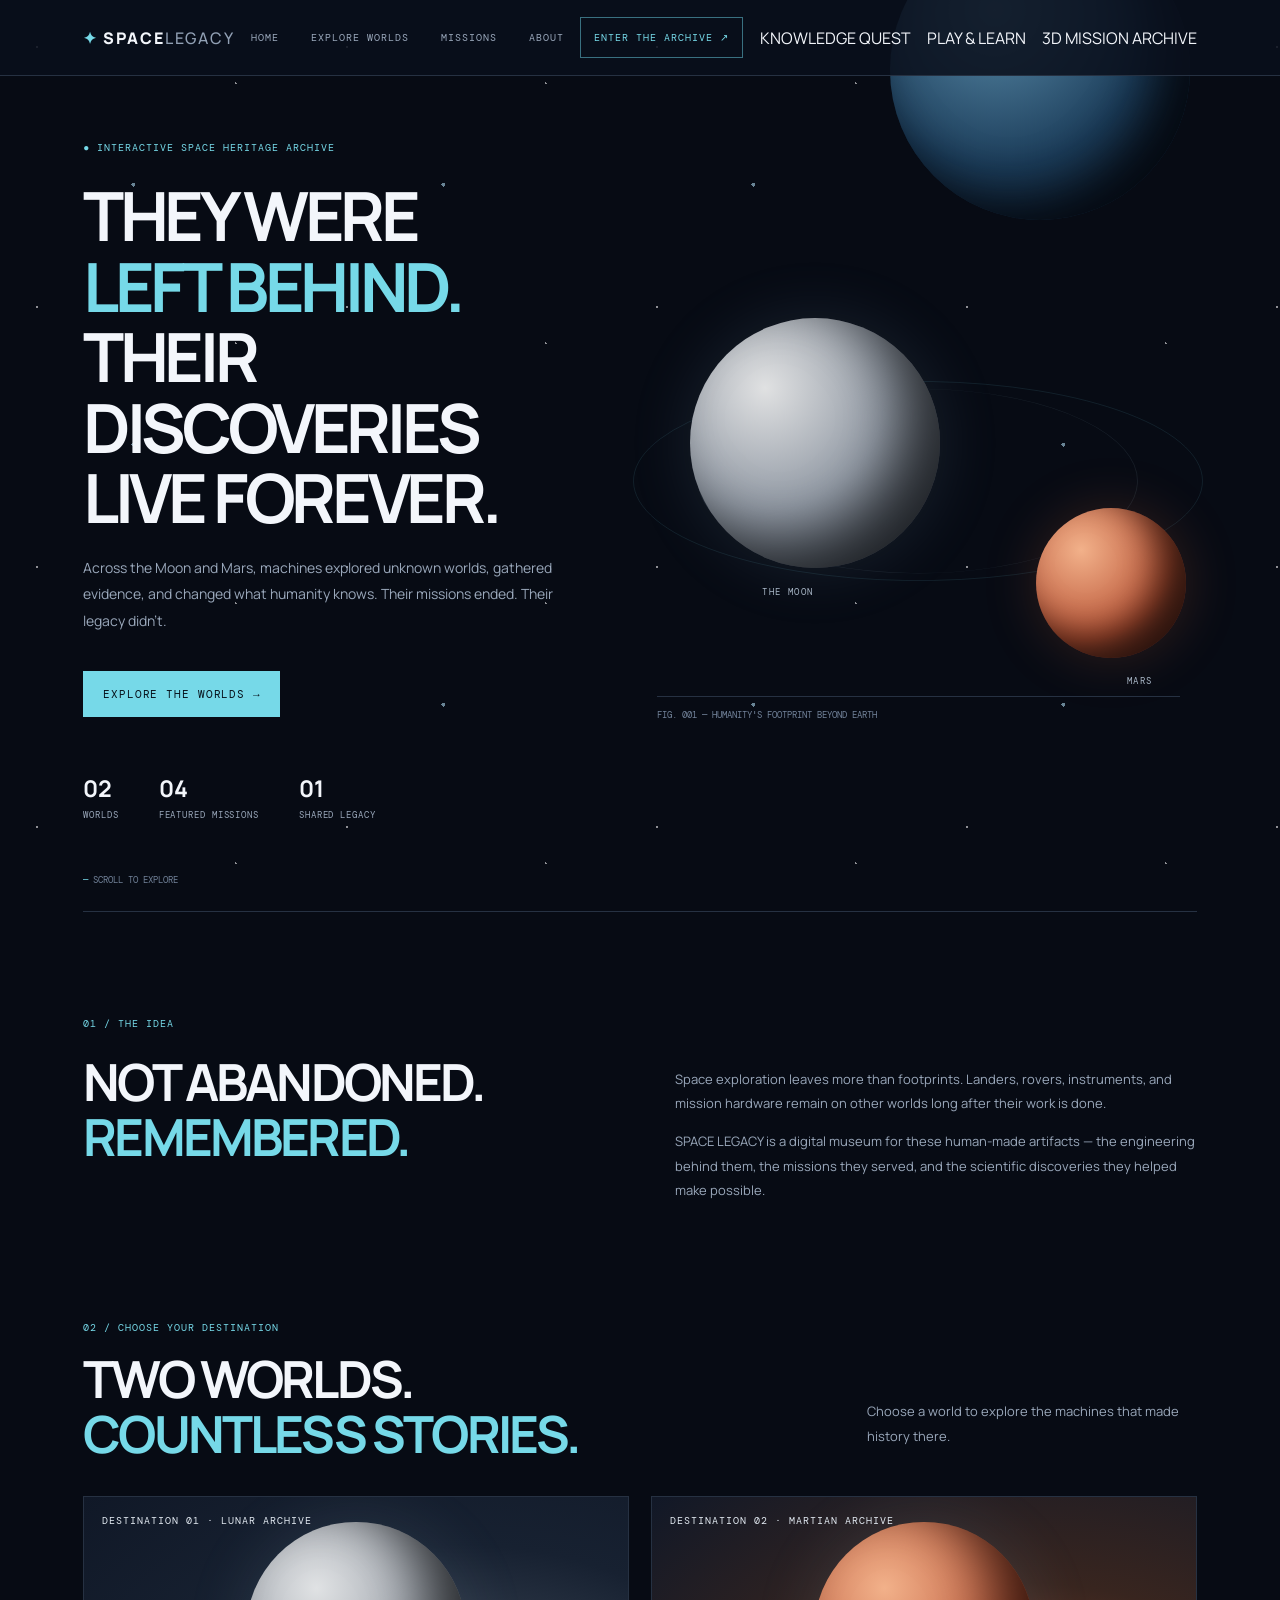
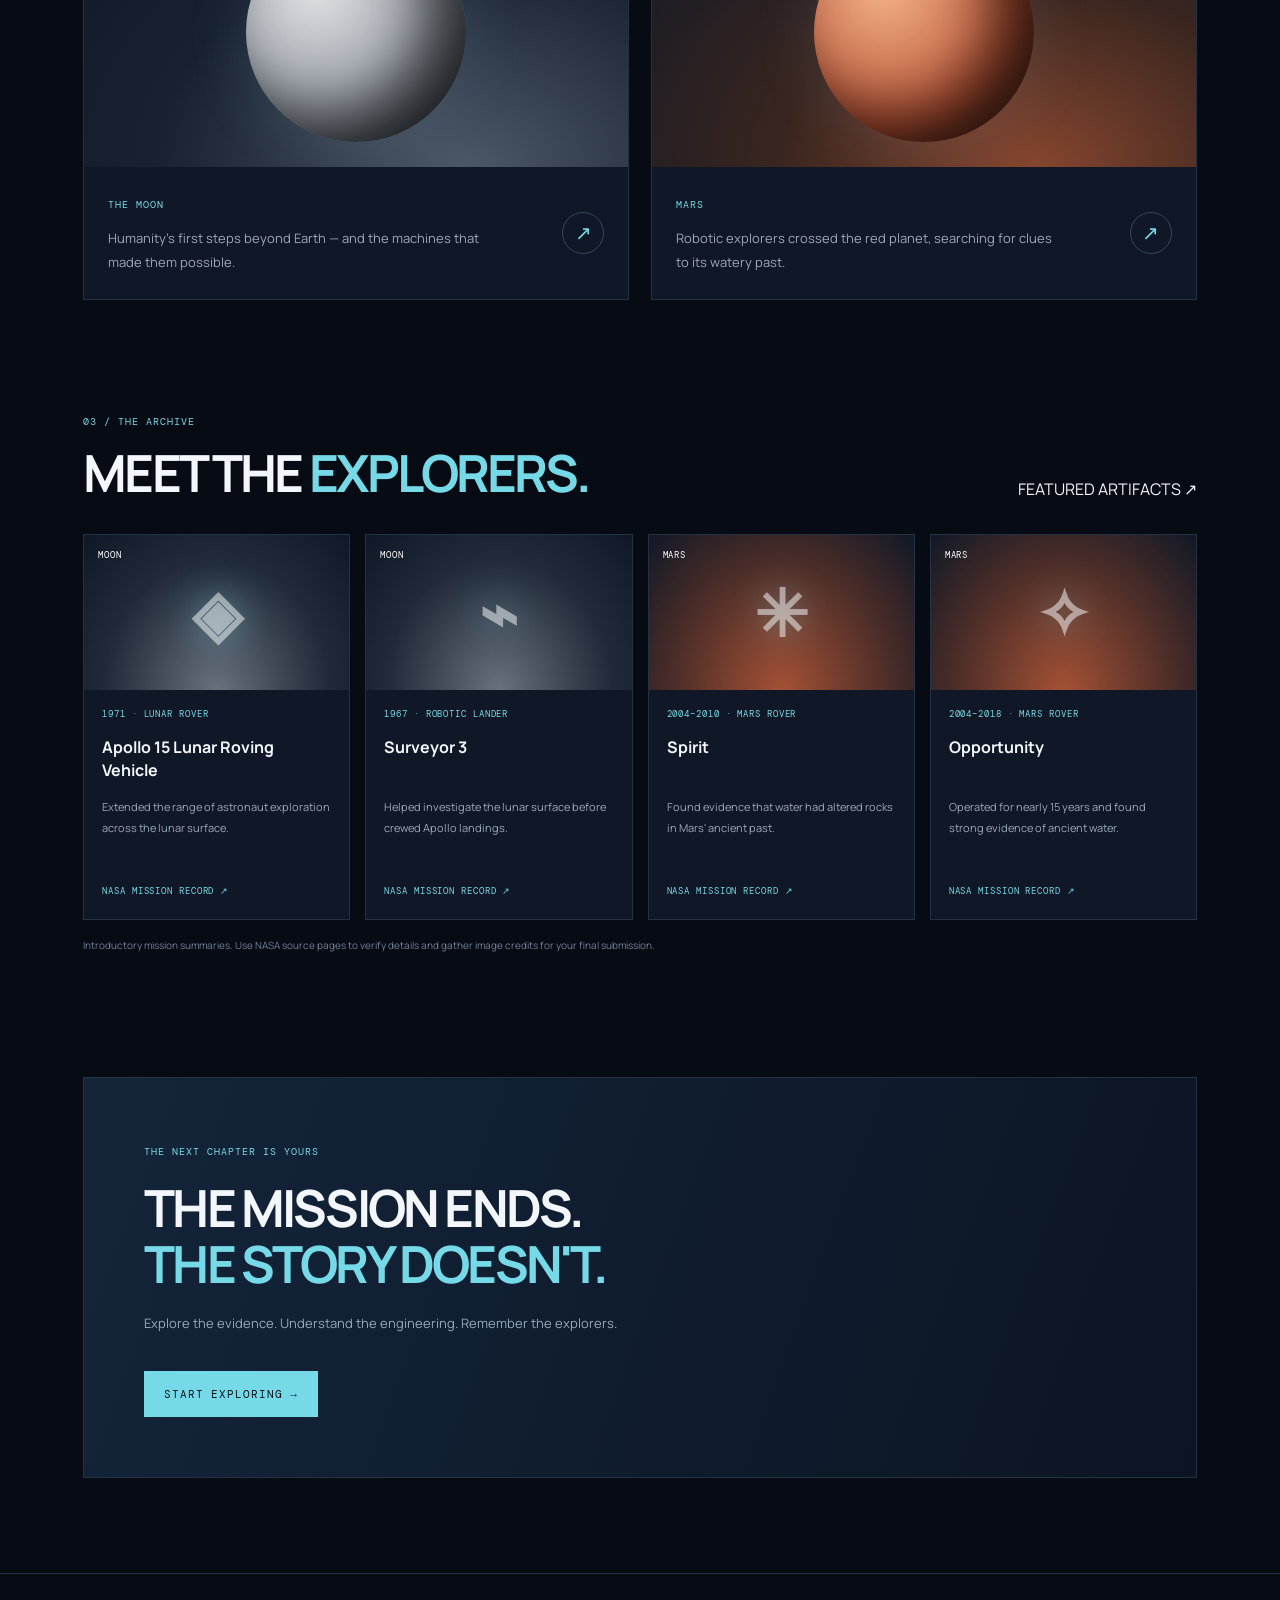
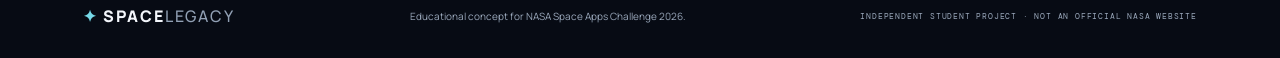
<file: SPACE_LEGACY/index.html>
<!doctype html>
<html lang="en"><head><meta charset="utf-8"><meta name="viewport" content="width=device-width,initial-scale=1">
<title>SPACE LEGACY — Space Heritage Archive</title>
<meta name="description" content="Explore the machines humanity left behind on the Moon and Mars.">
<link rel="preconnect" href="https://fonts.googleapis.com"><link href="https://fonts.googleapis.com/css2?family=DM+Mono:wght@400;500&family=Manrope:wght@400;500;700;800&display=swap" rel="stylesheet">
<link rel="stylesheet" href="style.css"></head><body>
<div class="stars"></div>
<header><a class="logo" href="#">✦ SPACE<span>LEGACY</span></a><button id="menu">☰</button><nav id="nav"><a href="#home">HOME</a><a href="#worlds">EXPLORE WORLDS</a><a href="#missions">MISSIONS</a><a href="#about">ABOUT</a></nav><a class="toplink" href="#missions">ENTER THE ARCHIVE ↗</a><a href="knowledge-quest/quiz.html">KNOWLEDGE QUEST</a><a href="play-and-learn/play.html">PLAY & LEARN</a><a href="SPACE_LEGACY_MORE_NASA_3D_EXHIBITS/index.html">3D MISSION ARCHIVE</a></header>
<main>
<section class="hero wrap" id="home"><div class="copy"><div class="eyebrow">● INTERACTIVE SPACE HERITAGE ARCHIVE</div><h1>THEY WERE<br><em>LEFT BEHIND.</em><br>THEIR DISCOVERIES<br>LIVE FOREVER.</h1><p>Across the Moon and Mars, machines explored unknown worlds, gathered evidence, and changed what humanity knows. Their missions ended. Their legacy didn't.</p><a class="button" href="#worlds">EXPLORE THE WORLDS →</a><div class="stats"><div><b>02</b><small>WORLDS</small></div><div><b>04</b><small>FEATURED MISSIONS</small></div><div><b>01</b><small>SHARED LEGACY</small></div></div></div>
<div class="space-art"><div class="orbit o1"></div><div class="orbit o2"></div><div class="moon"></div><div class="mars"></div><label class="moonlabel">THE MOON</label><label class="marslabel">MARS</label><small class="artnote">FIG. 001 — HUMANITY'S FOOTPRINT BEYOND EARTH</small></div><div class="scroll">— SCROLL TO EXPLORE</div></section>
<section class="intro wrap" id="about"><div class="kicker">01 / THE IDEA</div><div class="introgrid"><h2>NOT ABANDONED.<br><em>REMEMBERED.</em></h2><div><p>Space exploration leaves more than footprints. Landers, rovers, instruments, and mission hardware remain on other worlds long after their work is done.</p><p>SPACE LEGACY is a digital museum for these human-made artifacts — the engineering behind them, the missions they served, and the scientific discoveries they helped make possible.</p></div></div></section>
<section class="wrap worlds" id="worlds"><div class="heading"><div><div class="kicker">02 / CHOOSE YOUR DESTINATION</div><h2>TWO WORLDS.<br><em>COUNTLESS STORIES.</em></h2></div><p>Choose a world to explore the machines that made history there.</p></div><div class="worldgrid">
<article class="worldcard"><div class="worldvisual lunar"><span>DESTINATION 01 · LUNAR ARCHIVE</span><div class="orb"></div></div><div class="cardbody"><div><small>THE MOON</small><p>Humanity's first steps beyond Earth — and the machines that made them possible.</p></div><a href="#missions">↗</a></div></article>
<article class="worldcard"><div class="worldvisual martian"><span>DESTINATION 02 · MARTIAN ARCHIVE</span><div class="orb"></div></div><div class="cardbody"><div><small>MARS</small><p>Robotic explorers crossed the red planet, searching for clues to its watery past.</p></div><a href="#missions">↗</a></div></article></div></section>
<section class="wrap missions" id="missions"><div class="heading"><div><div class="kicker">03 / THE ARCHIVE</div><h2>MEET THE <em>EXPLORERS.</em></h2></div><a class="underlink" href="#missions">FEATURED ARTIFACTS ↗</a></div><div class="missiongrid">
<article><div class="artifact lunarart"><span>MOON</span><b>◈</b></div><small>1971 · LUNAR ROVER</small><h3>Apollo 15 Lunar Roving Vehicle</h3><p>Extended the range of astronaut exploration across the lunar surface.</p><a href="https://www.nasa.gov/mission/apollo-15/" target="_blank" rel="noopener">NASA MISSION RECORD ↗</a></article>
<article><div class="artifact surveyor"><span>MOON</span><b>⌁</b></div><small>1967 · ROBOTIC LANDER</small><h3>Surveyor 3</h3><p>Helped investigate the lunar surface before crewed Apollo landings.</p><a href="https://science.nasa.gov/mission/surveyor-3/" target="_blank" rel="noopener">NASA MISSION RECORD ↗</a></article>
<article><div class="artifact spirit"><span>MARS</span><b>✳</b></div><small>2004–2010 · MARS ROVER</small><h3>Spirit</h3><p>Found evidence that water had altered rocks in Mars' ancient past.</p><a href="https://science.nasa.gov/mission/mer-spirit/" target="_blank" rel="noopener">NASA MISSION RECORD ↗</a></article>
<article><div class="artifact opportunity"><span>MARS</span><b>✧</b></div><small>2004–2018 · MARS ROVER</small><h3>Opportunity</h3><p>Operated for nearly 15 years and found strong evidence of ancient water.</p><a href="https://science.nasa.gov/mission/mer-opportunity/" target="_blank" rel="noopener">NASA MISSION RECORD ↗</a></article></div><p class="note">Introductory mission summaries. Use NASA source pages to verify details and gather image credits for your final submission.</p></section>
<section class="wrap closing"><div><small class="kicker">THE NEXT CHAPTER IS YOURS</small><h2>THE MISSION ENDS.<br><em>THE STORY DOESN'T.</em></h2><p>Explore the evidence. Understand the engineering. Remember the explorers.</p><a class="button" href="#worlds">START EXPLORING →</a></div><div class="closingplanet"></div></section>
</main><footer><a class="logo" href="#">✦ SPACE<span>LEGACY</span></a><p>Educational concept for NASA Space Apps Challenge 2026.</p><small>INDEPENDENT STUDENT PROJECT · NOT AN OFFICIAL NASA WEBSITE</small></footer>
<script src="script.js"></script></body></html>
</file>
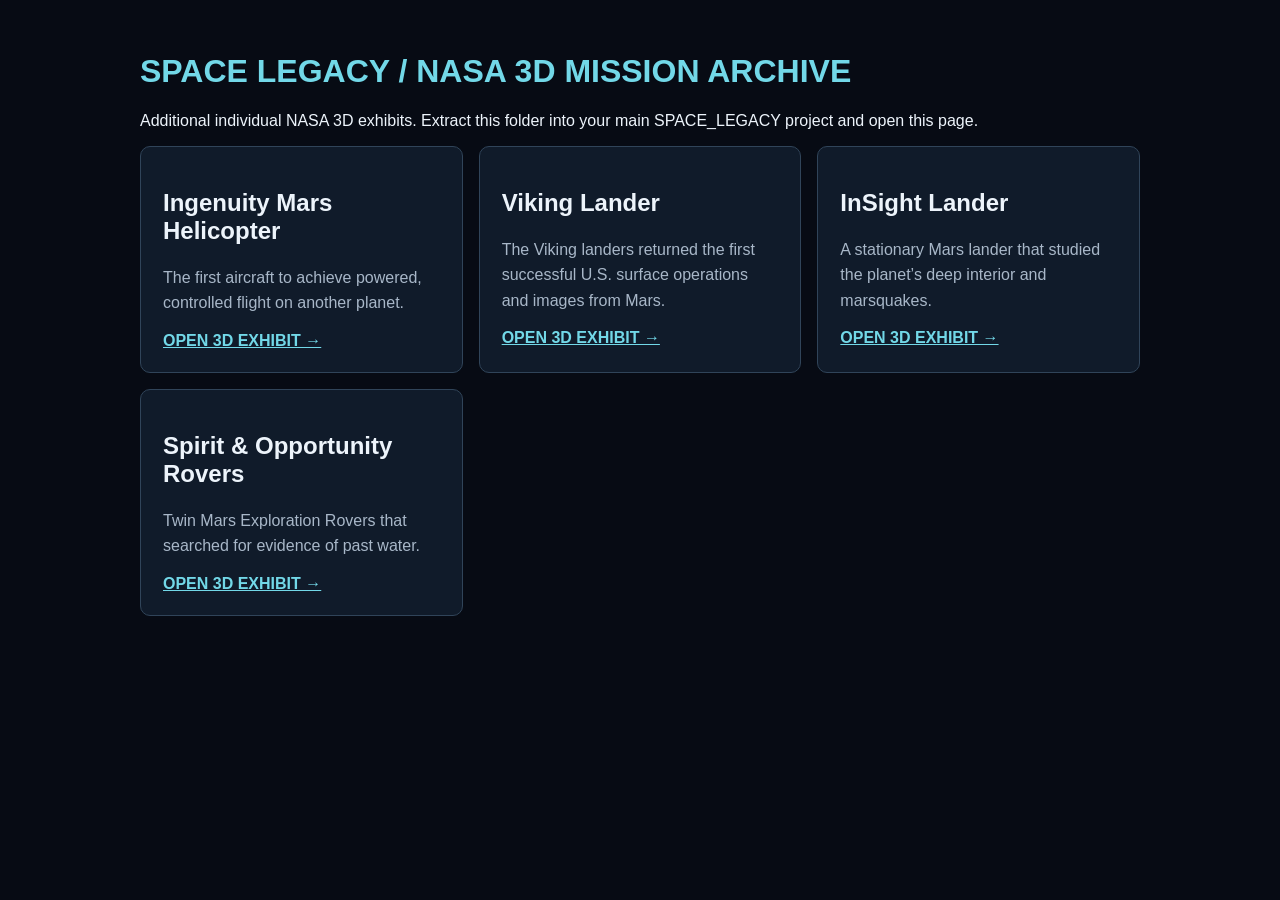
<file: SPACE_LEGACY/SPACE_LEGACY_MORE_NASA_3D_EXHIBITS/index.html>
<!doctype html><html lang="en"><head><meta charset="utf-8"><meta name="viewport" content="width=device-width,initial-scale=1"><title>SPACE LEGACY — More NASA 3D Exhibits</title><style>body{margin:0;background:#070b14;color:#edf4fb;font:16px Arial;padding:32px}h1{color:#72d8e8}main{max-width:1000px;margin:auto}.grid{display:grid;grid-template-columns:repeat(auto-fit,minmax(240px,1fr));gap:16px}.card{padding:22px;background:#101b2a;border:1px solid #304459;border-radius:10px}.card a{color:#72d8e8;font-weight:bold}.card p{color:#a8b7c8;line-height:1.6}</style></head><body><main><h1>SPACE LEGACY / NASA 3D MISSION ARCHIVE</h1><p>Additional individual NASA 3D exhibits. Extract this folder into your main SPACE_LEGACY project and open this page.</p><div class="grid"><article class="card"><h2>Ingenuity Mars Helicopter</h2><p>The first aircraft to achieve powered, controlled flight on another planet.</p><a href="ingenuity-mars-helicopter/index.html">OPEN 3D EXHIBIT →</a></article><article class="card"><h2>Viking Lander</h2><p>The Viking landers returned the first successful U.S. surface operations and images from Mars.</p><a href="viking-lander/index.html">OPEN 3D EXHIBIT →</a></article><article class="card"><h2>InSight Lander</h2><p>A stationary Mars lander that studied the planet’s deep interior and marsquakes.</p><a href="insight-lander/index.html">OPEN 3D EXHIBIT →</a></article><article class="card"><h2>Spirit & Opportunity Rovers</h2><p>Twin Mars Exploration Rovers that searched for evidence of past water.</p><a href="spirit-opportunity-rovers/index.html">OPEN 3D EXHIBIT →</a></article></div></main></body></html>
</file>
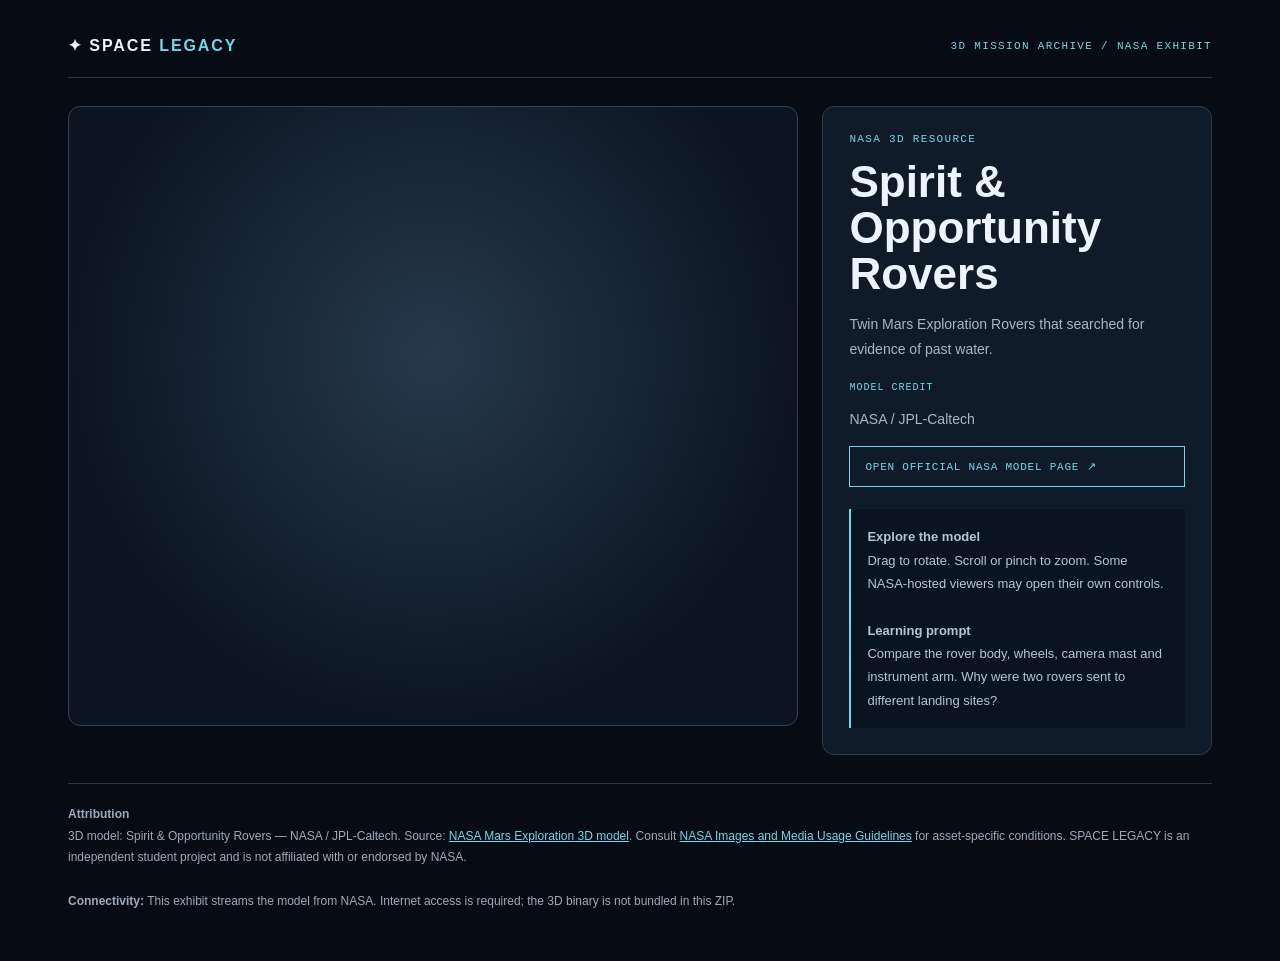
<file: SPACE_LEGACY/SPACE_LEGACY_MORE_NASA_3D_EXHIBITS/spirit-opportunity-rovers/index.html>
<!doctype html><html lang="en"><head><meta charset="utf-8"><meta name="viewport" content="width=device-width,initial-scale=1"><title>Spirit & Opportunity Rovers | SPACE LEGACY</title><link rel="stylesheet" href="style.css"></head><body><main class="wrap"><header class="top"><div class="brand">✦ SPACE<span> LEGACY</span></div><div class="tag">3D MISSION ARCHIVE / NASA EXHIBIT</div></header><section class="grid"><div class="viewer"><iframe src="https://mars.nasa.gov/gltf_embed/24883/?fs=true" title="NASA interactive 3D model: Spirit & Opportunity Rovers" allow="fullscreen; xr-spatial-tracking" loading="eager"></iframe></div><aside class="panel"><div class="eyebrow">NASA 3D RESOURCE</div><h1>Spirit & Opportunity Rovers</h1><p class="muted">Twin Mars Exploration Rovers that searched for evidence of past water.</p><div class="meta">MODEL CREDIT</div><p class="muted">NASA / JPL-Caltech</p><a class="btn" href="https://science.nasa.gov/resource/spirit-and-opportunity-rover-3d-model/" target="_blank" rel="noopener">OPEN OFFICIAL NASA MODEL PAGE ↗</a><div class="note"><b>Explore the model</b><br>Drag to rotate. Scroll or pinch to zoom. Some NASA-hosted viewers may open their own controls.<br><br><b>Learning prompt</b><br>Compare the rover body, wheels, camera mast and instrument arm. Why were two rovers sent to different landing sites?</div></aside></section><footer class="credits"><b>Attribution</b><br>3D model: Spirit & Opportunity Rovers — NASA / JPL-Caltech. Source: <a href="https://science.nasa.gov/resource/spirit-and-opportunity-rover-3d-model/" target="_blank" rel="noopener">NASA Mars Exploration 3D model</a>. Consult <a href="https://www.nasa.gov/nasa-brand-center/images-and-media/" target="_blank" rel="noopener">NASA Images and Media Usage Guidelines</a> for asset-specific conditions. SPACE LEGACY is an independent student project and is not affiliated with or endorsed by NASA.<br><br><b>Connectivity:</b> This exhibit streams the model from NASA. Internet access is required; the 3D binary is not bundled in this ZIP.</footer></main></body></html>
</file>
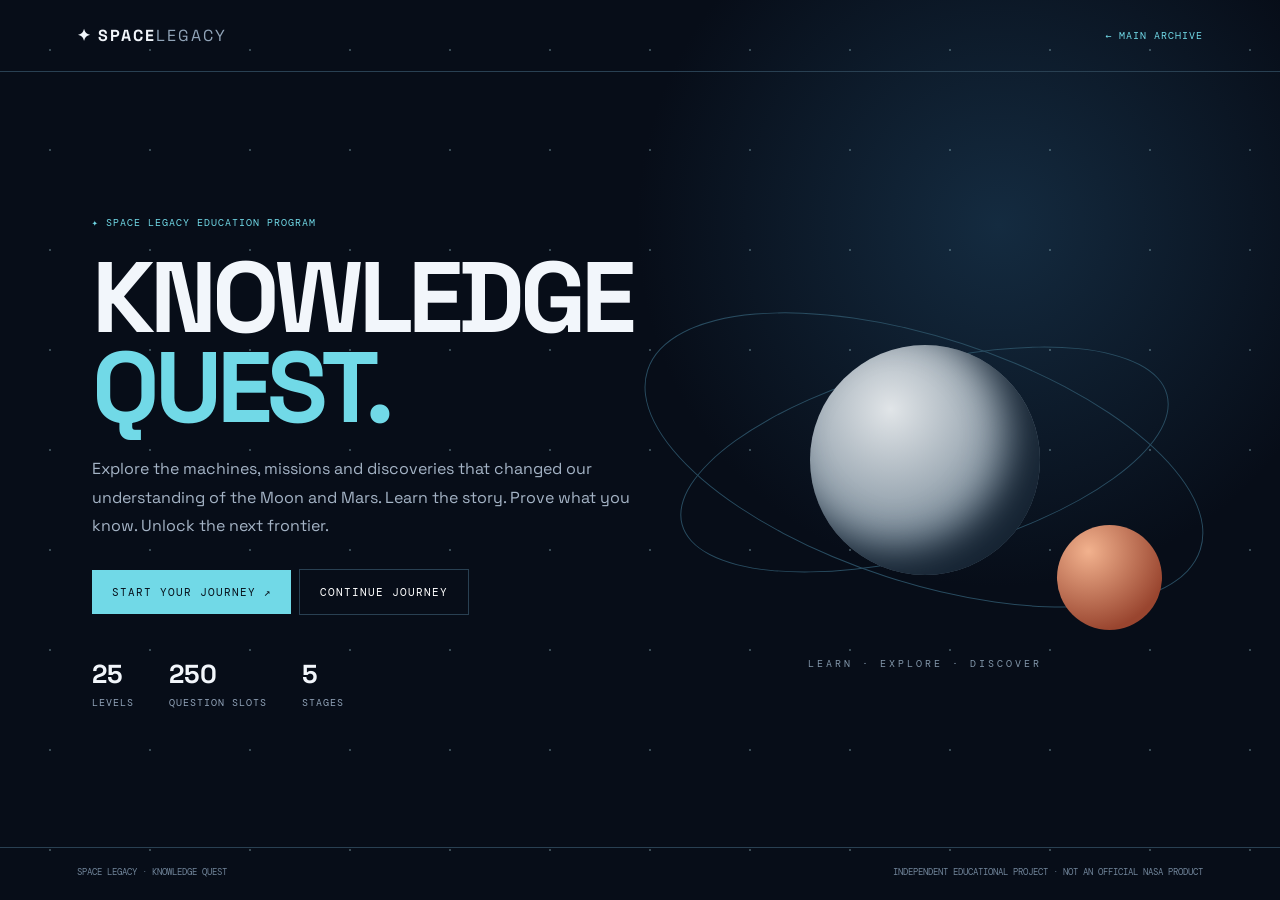
<file: SPACE_LEGACY/knowledge-quest/quiz.html>
<!doctype html><html lang="en"><head><meta charset="utf-8"><meta name="viewport" content="width=device-width,initial-scale=1"><title>Knowledge Quest | Space Legacy</title><link rel="stylesheet" href="quiz.css"></head><body>
<header><a href="../index.html">✦ SPACE<span>LEGACY</span></a><a href="../index.html">← MAIN ARCHIVE</a></header>
<main>
<section id="home" class="screen hero"><div><small>✦ SPACE LEGACY EDUCATION PROGRAM</small><h1>KNOWLEDGE<br><em>QUEST.</em></h1><p>Explore the machines, missions and discoveries that changed our understanding of the Moon and Mars. Learn the story. Prove what you know. Unlock the next frontier.</p><button id="start">START YOUR JOURNEY ↗</button><button class="ghost" id="continue">CONTINUE JOURNEY</button><div class="stats"><b>25 <small>LEVELS</small></b><b>250 <small>QUESTION SLOTS</small></b><b>5 <small>STAGES</small></b></div></div><div class="orb"><i></i><b></b><span>LEARN · EXPLORE · DISCOVER</span></div></section>
<section id="map" class="screen hide"><div class="heading"><div><small>YOUR MISSION PATH</small><h2>SELECT YOUR <em>LEVEL.</em></h2><p>Score at least 7/10 to unlock the next level.</p></div><aside><small>OVERALL PROGRESS</small><strong id="overall">0 / 25</strong><div class="bar"><i id="bar"></i></div><small id="xp">0 XP EARNED</small></aside></div><div id="stages" class="stages"></div><button class="link" id="reset">RESET PROGRESS</button></section>
<section id="play" class="screen hide"><div class="playtop"><button class="link" id="exit">← LEVEL MAP</button><small id="levelname">LEVEL 01</small><small id="qcount">QUESTION 1 / 10</small></div><div class="bar"><i id="qbar"></i></div><article><small id="topic">LUNAR ORIGINS</small><h2 id="question"></h2><div id="answers" class="answers"></div><div id="feedback" class="feedback hide"></div><div class="controls"><small id="note">Choose the best answer.</small><button id="next" disabled>SUBMIT ANSWER</button></div></article></section>
<section id="result" class="screen result hide"><small>MISSION REPORT</small><h2 id="resulttitle">LEVEL COMPLETE</h2><p id="resulttext"></p><strong id="score">0/10</strong><small>YOUR SCORE</small><div class="stats"><b id="earned">+0 <small>XP EARNED</small></b><b id="status">— <small>STATUS</small></b></div><button id="nextlevel">NEXT LEVEL ↗</button><button class="ghost" id="retry">RETRY LEVEL</button><button class="link" id="backmap">LEVEL MAP</button></section>
<section id="master" class="screen result hide"><small>ALL MISSIONS COMPLETE</small><h1>SPACE LEGACY<br><em>MASTER.</em></h1><p>You completed the Knowledge Quest. The stories of exploration live on through what you learned.</p><strong id="masterxp">0</strong><small>TOTAL XP</small><button id="mastermap">VIEW YOUR JOURNEY</button></section>
</main><footer>SPACE LEGACY · KNOWLEDGE QUEST <span>INDEPENDENT EDUCATIONAL PROJECT · NOT AN OFFICIAL NASA PRODUCT</span></footer><script src="questions.js"></script><script src="quiz.js"></script></body></html>
</file>
<file: SPACE_LEGACY/style.css>
*{box-sizing:border-box}html{scroll-behavior:smooth}body{margin:0;background:#070b14;color:#f3f6fb;font-family:Manrope,Arial,sans-serif;overflow-x:hidden}.stars{position:fixed;inset:0;z-index:-1;pointer-events:none;opacity:.55;background-image:radial-gradient(1px 1px at 12% 18%,#fff 99%,transparent),radial-gradient(1px 1px at 76% 32%,#fff 99%,transparent),radial-gradient(2px 2px at 43% 71%,#b8eaff 99%,transparent);background-size:310px 260px}a{color:inherit;text-decoration:none}header{height:76px;padding:0 6.5%;display:flex;align-items:center;justify-content:space-between;border-bottom:1px solid #263142;background:#0a101cdd;position:relative;z-index:4}.logo{font-weight:800;letter-spacing:.12em}.logo:first-letter{color:#76d9e8}.logo span{color:#91a0b4;font-weight:500}nav{display:flex;gap:32px}nav a,header .toplink,.kicker,.eyebrow,.stats small,.worldvisual span,.missiongrid small,.missiongrid article>a,footer small{font:10px "DM Mono",monospace;letter-spacing:.1em;color:#9aa8bb}nav a:hover,.missiongrid article>a{color:#76d9e8}header .toplink{border:1px solid #397080;padding:13px;color:#76d9e8}#menu{display:none;background:none;border:0;color:white;font-size:24px}.wrap{width:min(1180px,87%);margin:auto}.hero{min-height:690px;display:grid;grid-template-columns:1fr 1fr;align-items:center;position:relative;padding:65px 0 90px}.eyebrow,.kicker{color:#76d9e8}.hero h1{font-size:clamp(42px,5.3vw,72px);line-height:1.04;letter-spacing:-.065em;margin:26px 0 22px}.hero h1 em,h2 em{font-style:normal;color:#76d9e8}.copy>p{max-width:500px;color:#9aa8bb;font-size:14px;line-height:1.9}.button{display:inline-block;margin-top:22px;background:#76d9e8;color:#07121b;padding:16px 20px;font:11px "DM Mono",monospace;letter-spacing:.08em}.button:hover{background:#b0f3f6}.stats{display:flex;gap:40px;margin-top:55px}.stats div{display:grid;gap:5px}.stats b{font-size:23px}.stats small{font-size:9px}.space-art{height:480px;position:relative;display:grid;place-items:center}.orbit{position:absolute;width:440px;height:440px;border:1px solid #7893a522;border-radius:50%;transform:scaleY(.42) rotate(-20deg)}.o2{width:570px;height:570px;transform:scaleY(.35) rotate(25deg);border-color:#76d9e822}.moon,.mars{position:absolute;border-radius:50%;animation:float 7s ease-in-out infinite}.moon{width:250px;height:250px;left:9%;top:16%;background:radial-gradient(circle at 30% 28%,#e0e1e2,#929aa5 48%,#303946 100%);box-shadow:inset -35px -25px 55px #0009,0 0 65px #8cb7d522}.mars{width:150px;height:150px;right:2%;bottom:13%;background:radial-gradient(circle at 30% 28%,#f2b18a,#b95335 60%,#55251f);box-shadow:inset -25px -20px 35px #000a,0 0 55px #da683e33;animation-delay:-3s}.moonlabel,.marslabel{position:absolute;font:9px "DM Mono",monospace;letter-spacing:.15em;color:#aab8c8}.moonlabel{left:22%;top:72%}.marslabel{right:8%;bottom:7%}.artnote{position:absolute;bottom:0;left:3%;font:9px "DM Mono",monospace;color:#72839a;border-top:1px solid #263142;width:94%;padding-top:12px}.scroll{position:absolute;bottom:25px;color:#718198;font:9px "DM Mono",monospace}.scroll:first-letter{color:#76d9e8}@keyframes float{50%{transform:translateY(-13px)}}.intro{padding:105px 0;border-top:1px solid #263142}.introgrid{display:grid;grid-template-columns:1fr 1fr;gap:70px;margin-top:24px}.intro h2,.heading h2,.closing h2{font-size:clamp(34px,4vw,54px);line-height:1.08;letter-spacing:-.055em;margin:0}.introgrid p,.heading>p,.worldcard p,.missiongrid p,.closing p{color:#9aa8bb;font-size:13px;line-height:1.9}.worlds,.missions{padding-bottom:115px}.heading{display:flex;justify-content:space-between;align-items:end;gap:25px;margin-bottom:34px}.heading h2{margin-top:17px}.heading>p{max-width:330px}.worldgrid{display:grid;grid-template-columns:1fr 1fr;gap:22px}.worldcard,.missiongrid article{background:#101827;border:1px solid #263142;overflow:hidden}.worldvisual{height:270px;position:relative;overflow:hidden;display:grid;place-items:center}.lunar{background:radial-gradient(ellipse at 70% 100%,#4d5867,#172131 58%,#101827)}.martian{background:radial-gradient(ellipse at 70% 100%,#87462f,#38251f 48%,#111827)}.worldvisual .orb{width:220px;height:220px;border-radius:50%;background:radial-gradient(circle at 32% 30%,#e0e2e4,#8b929c 65%,#333b46);box-shadow:inset -35px -25px 55px #000a,0 0 65px #a8c2dc22}.martian .orb{background:radial-gradient(circle at 32% 30%,#f2b18a,#b95335 65%,#4c241e)}.worldvisual span{position:absolute;top:17px;left:18px;color:#e2e9f1}.cardbody{padding:24px;display:flex;justify-content:space-between;align-items:center;gap:15px}.cardbody small{color:#76d9e8;font:10px "DM Mono",monospace;letter-spacing:.1em}.cardbody p{max-width:380px;margin-bottom:0}.cardbody>a{border:1px solid #34475d;border-radius:50%;width:42px;height:42px;display:grid;place-items:center;color:#76d9e8;font-size:20px}.missiongrid{display:grid;grid-template-columns:repeat(4,1fr);gap:15px}.missiongrid article{padding-bottom:20px}.artifact{height:155px;position:relative;display:grid;place-items:center;overflow:hidden}.artifact span{position:absolute;top:14px;left:14px;font:9px "DM Mono",monospace;letter-spacing:.1em;color:#fff}.artifact b{font-size:65px;color:#ffffff80;text-shadow:0 0 35px #76d9e866}.lunarart,.surveyor{background:radial-gradient(ellipse at 50% 100%,#68717c,#202a38 60%,#101827)}.spirit,.opportunity{background:radial-gradient(ellipse at 50% 100%,#a45135,#492c28 60%,#101827)}.missiongrid article>small,.missiongrid h3,.missiongrid p,.missiongrid article>a{margin-left:18px;margin-right:18px}.missiongrid article>small{display:block;margin-top:18px;color:#76d9e8;font:9px "DM Mono",monospace}.missiongrid h3{font-size:16px;line-height:1.4;min-height:45px}.missiongrid p{font-size:11px;min-height:65px}.missiongrid article>a{display:inline-block;margin-top:12px;color:#76d9e8;font-size:9px}.note{color:#718198;font-size:10px;margin-top:18px}.closing{padding-bottom:95px}.closing>div:first-child{position:relative;overflow:hidden;padding:60px;background:linear-gradient(110deg,#14253a,#0b1423);border:1px solid #263142}.closing h2{position:relative;margin:20px 0;z-index:1}.closing p,.closing .button{position:relative;z-index:1}.closingplanet{position:absolute;width:300px;height:300px;right:7%;top:-80px;border-radius:50%;background:radial-gradient(circle at 35% 30%,#5a8caa,#1b3c59 55%,#0a1524);box-shadow:inset -30px -20px 50px #050a12}footer{border-top:1px solid #263142;padding:25px 6.5%;display:flex;align-items:center;justify-content:space-between;gap:20px;flex-wrap:wrap}footer p{color:#9aa8bb;font-size:10px}footer small{font-size:8px}@media(max-width:900px){.hero{grid-template-columns:1fr;padding-top:35px}.space-art{grid-row:1;height:380px}.copy{grid-row:2}.missiongrid{grid-template-columns:repeat(2,1fr)}header .toplink{display:none}}@media(max-width:600px){header{height:65px;padding:0 6%}#menu{display:block}nav{display:none;position:absolute;top:65px;left:0;right:0;background:#0c1524;padding:22px 6%;flex-direction:column}nav.open{display:flex}.wrap{width:88%}.hero h1{font-size:42px}.space-art{height:300px}.moon{width:180px;height:180px}.mars{width:110px;height:110px}.orbit{width:320px;height:320px}.o2{width:400px;height:400px}.intro{padding:70px 0}.introgrid{grid-template-columns:1fr;gap:15px}.heading{align-items:start;flex-direction:column}.worldgrid,.missiongrid{grid-template-columns:1fr}.worldvisual{height:230px}.missiongrid article>p{min-height:0}.closing>div:first-child{padding:35px 24px}.closingplanet{opacity:.25;right:-130px}footer{align-items:flex-start;flex-direction:column}}
</file>
<file: SPACE_LEGACY/SPACE_LEGACY_MORE_NASA_3D_EXHIBITS/spirit-opportunity-rovers/style.css>
*{box-sizing:border-box}body{margin:0;background:#070b14;color:#edf4fb;font-family:Arial,sans-serif}.wrap{max-width:1200px;margin:auto;padding:28px}.top{display:flex;justify-content:space-between;gap:18px;align-items:center;border-bottom:1px solid #26384c;padding:8px 0 22px}.brand{font-weight:800;letter-spacing:.12em}.brand span{color:#72d8e8}.tag,.eyebrow{font:11px monospace;letter-spacing:.12em;color:#72d8e8}.grid{display:grid;grid-template-columns:minmax(0,1.5fr) minmax(280px,.8fr);gap:24px;margin:28px 0}.viewer{height:620px;background:radial-gradient(ellipse at 50% 40%,#26394b,#0b1421 72%);border:1px solid #304459;border-radius:12px;overflow:hidden}model-viewer,iframe{width:100%;height:100%;border:0;background:transparent}model-viewer{--poster-color:transparent}.panel{padding:26px;background:#101b2a;border:1px solid #293b50;border-radius:12px}.panel h1{font-size:clamp(28px,4vw,44px);line-height:1.05;margin:14px 0}.muted{color:#a8b7c8;line-height:1.8;font-size:14px}.btn{display:block;margin:12px 0;padding:13px 15px;border:1px solid #72d8e8;color:#72d8e8;font:11px monospace;letter-spacing:.07em;text-decoration:none}.btn:hover{background:#72d8e8;color:#07111c}.note{margin-top:22px;padding:16px;background:#0a1420;border-left:2px solid #72d8e8;color:#b7c4d3;font-size:13px;line-height:1.8}.credits{border-top:1px solid #26384c;padding:20px 0;color:#9cabbc;font-size:12px;line-height:1.8}.credits a{color:#72d8e8}.meta{font:10px monospace;letter-spacing:.1em;color:#72d8e8;margin-top:20px}@media(max-width:800px){.grid{grid-template-columns:1fr}.viewer{height:55vh;min-height:360px}.top{align-items:flex-start;flex-direction:column}.wrap{padding:18px}}
</file>
<file: SPACE_LEGACY/knowledge-quest/quiz.css>
@import url('https://fonts.googleapis.com/css2?family=DM+Mono:wght@400;500&family=Space+Grotesk:wght@400;500;600;700&display=swap');
:root{--bg:#070d18;--panel:#101f31;--line:#294052;--cyan:#71d9e7;--white:#f2f6fb;--muted:#91a3b8}*{box-sizing:border-box}body{margin:0;background:radial-gradient(circle at 78% 25%,#142b40 0,transparent 30%),#070d18;color:var(--white);font-family:'Space Grotesk',Arial,sans-serif;min-height:100vh}body:after{content:"";position:fixed;inset:0;pointer-events:none;opacity:.28;background-image:radial-gradient(#b8e8f0 1px,transparent 1px);background-size:100px 100px}header{height:72px;border-bottom:1px solid var(--line);display:flex;align-items:center;justify-content:space-between;padding:0 6%;position:relative;z-index:1}header a{color:var(--white);text-decoration:none;font-weight:bold;letter-spacing:2px}header a span{color:#91a4b8;font-weight:normal}header a:last-child,small,.link{font:10px 'DM Mono',monospace;letter-spacing:1px;color:var(--cyan)}main{max-width:1250px;margin:auto;padding:0 6%;position:relative;z-index:1}.screen{min-height:calc(100vh - 125px);padding:65px 0}.hide{display:none!important}.hero{display:grid;grid-template-columns:1fr 1fr;align-items:center;gap:30px}.hero h1{font-size:clamp(58px,8vw,100px);line-height:.9;letter-spacing:-5px;margin:22px 0}.hero em,h2 em{font-style:normal;color:var(--cyan)}p{color:#a5b4c6;line-height:1.8;max-width:590px}button{cursor:pointer;font:11px 'DM Mono',monospace;letter-spacing:1px;padding:15px 20px;border:0;background:var(--cyan);color:#07111b;margin:12px 8px 12px 0}button:hover{filter:brightness(1.12);transform:translateY(-1px)}button:disabled{opacity:.4;cursor:not-allowed;transform:none}.ghost{background:transparent;border:1px solid var(--line);color:white}.link{background:none;border:0;padding:10px 0}.stats{display:flex;gap:35px;margin-top:30px}.stats b{font-size:26px}.stats small{display:block;color:var(--muted);margin-top:5px}.orb{height:420px;position:relative;display:grid;place-items:center}.orb:before,.orb:after{content:"";position:absolute;width:95%;height:45%;border:1px solid #294c60;border-radius:50%;transform:rotate(-15deg)}.orb:after{transform:rotate(18deg);width:110%;height:58%}.orb i{width:230px;height:230px;border-radius:50%;background:radial-gradient(circle at 35% 28%,#e1e5e8,#7d8e9c 60%,#26394b);box-shadow:inset -30px -25px 40px #152332;z-index:1}.orb b{position:absolute;width:105px;height:105px;border-radius:50%;background:radial-gradient(circle at 30% 25%,#f2b28e,#99452f 75%);right:5%;bottom:40px;z-index:2}.orb span{position:absolute;bottom:0;font:10px 'DM Mono';letter-spacing:3px;color:#8297aa}.heading{display:flex;justify-content:space-between;align-items:end;gap:20px;margin-bottom:30px}.heading h2{font-size:clamp(38px,5vw,60px);margin:10px 0}.heading aside{width:220px;padding:16px;background:#101f31;border:1px solid var(--line)}.heading aside strong{display:block;font-size:24px;margin:7px 0}.bar{height:5px;background:#243447;margin:12px 0}.bar i{display:block;height:100%;width:0;background:var(--cyan);transition:width .3s}.stages{display:grid;grid-template-columns:repeat(5,1fr);gap:12px}.stage{background:#0e1a2a;border:1px solid var(--line);padding:15px}.stage h3{font-size:14px;min-height:36px}.stage p{font-size:11px;min-height:55px}.levels{display:grid;grid-template-columns:1fr 1fr;gap:6px}.levels button{margin:0;padding:10px 5px;background:#17283a;color:white;border:1px solid #294052;font-size:9px}.levels button.unlocked{border-color:#5dbdce}.levels button.done{border-color:#61d6a5;color:#8ce8bd}.levels button:disabled{opacity:.35}.playtop{display:flex;justify-content:space-between;align-items:center;margin-bottom:25px}.playtop .link{margin:0}article{max-width:850px;margin:30px auto;padding:clamp(22px,5vw,45px);background:linear-gradient(145deg,#122338,#0b1626);border:1px solid var(--line)}article h2{font-size:clamp(24px,4vw,36px);line-height:1.3;margin:25px 0}.answers{display:grid;grid-template-columns:1fr 1fr;gap:10px}.answers button{margin:0;text-align:left;background:#0b1727;color:#e1eaf2;border:1px solid var(--line);line-height:1.5}.answers button.selected{border-color:var(--cyan);background:#173247}.answers button.correct{border-color:#61d6a5;background:#15372f}.answers button.wrong{border-color:#ed8d83;background:#3a2228}.feedback{padding:15px;margin-top:18px;background:#102a37;border-left:2px solid var(--cyan);color:#c4d4e1;line-height:1.6}.controls{display:flex;justify-content:space-between;align-items:center;margin-top:20px}.controls small{color:var(--muted)}.result{text-align:center;display:flex;flex-direction:column;align-items:center;justify-content:center}.result h2{font-size:clamp(38px,6vw,65px)}.result>strong{font-size:65px;margin:20px 0 0}.result .stats{justify-content:center}footer{border-top:1px solid var(--line);padding:18px 6%;display:flex;justify-content:space-between;color:#71859a;font:9px 'DM Mono';position:relative;z-index:1}@media(max-width:950px){.stages{grid-template-columns:repeat(2,1fr)}.hero{grid-template-columns:1fr}.orb{height:280px;order:-1}.orb i{width:160px;height:160px}}@media(max-width:560px){header{padding:0 16px}.hero h1{font-size:58px}.stages{grid-template-columns:1fr}.heading{display:block}.heading aside{width:100%}.answers{grid-template-columns:1fr}.controls{display:block}.controls button{width:100%}.stats{gap:18px}footer{display:block;line-height:2}footer span{display:block}}
</file>
